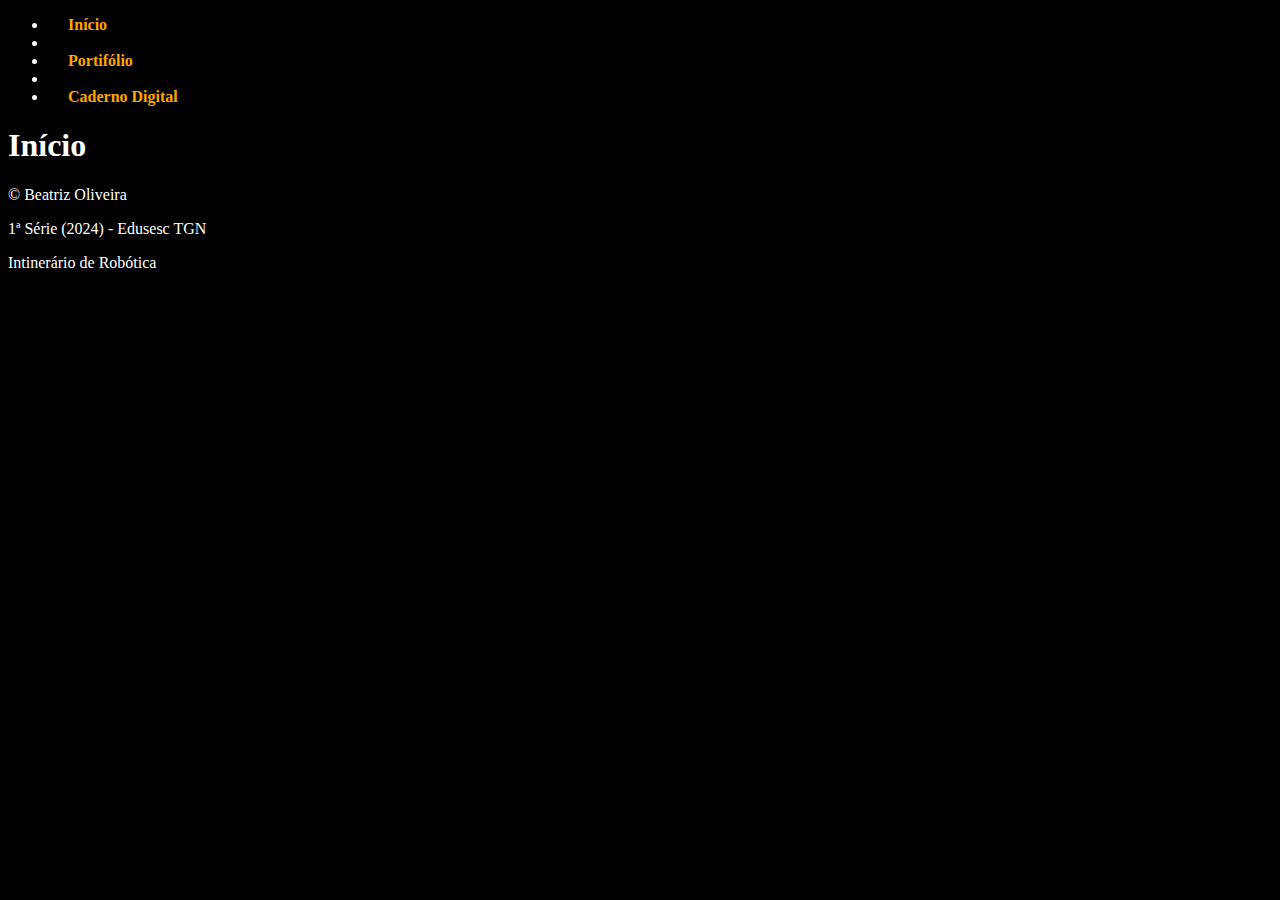
<file: index.html>
<!DOCTYPE html>
<html lang="en">
<head>
    <meta charset="UTF-8">
    <meta name="viewport" content="width=device-width, initial-scale=1.0">
    <title>Início</title>
    <link rel="stylesheet" type="text/css" href="style.css">
</head>

<body>
</body>
<section id="menu">
    <nav>
           <ul>
                <li><a href="index.html">Início</a><li>
                <li><a href="portifolio.html">Portifólio</a></portifolio.html><li>
                <li><a href="caderno_digital.html">Caderno Digital</a>
            </ul>    
        <nav>  
    </section>   
       <h1>Início</h1>
    <footer>
        <p>© Beatriz Oliveira</p>
        <p>1ª Série (2024) - Edusesc TGN</p>
        <p>Intinerário de Robótica</p>
    </footer>
</body>
</file>
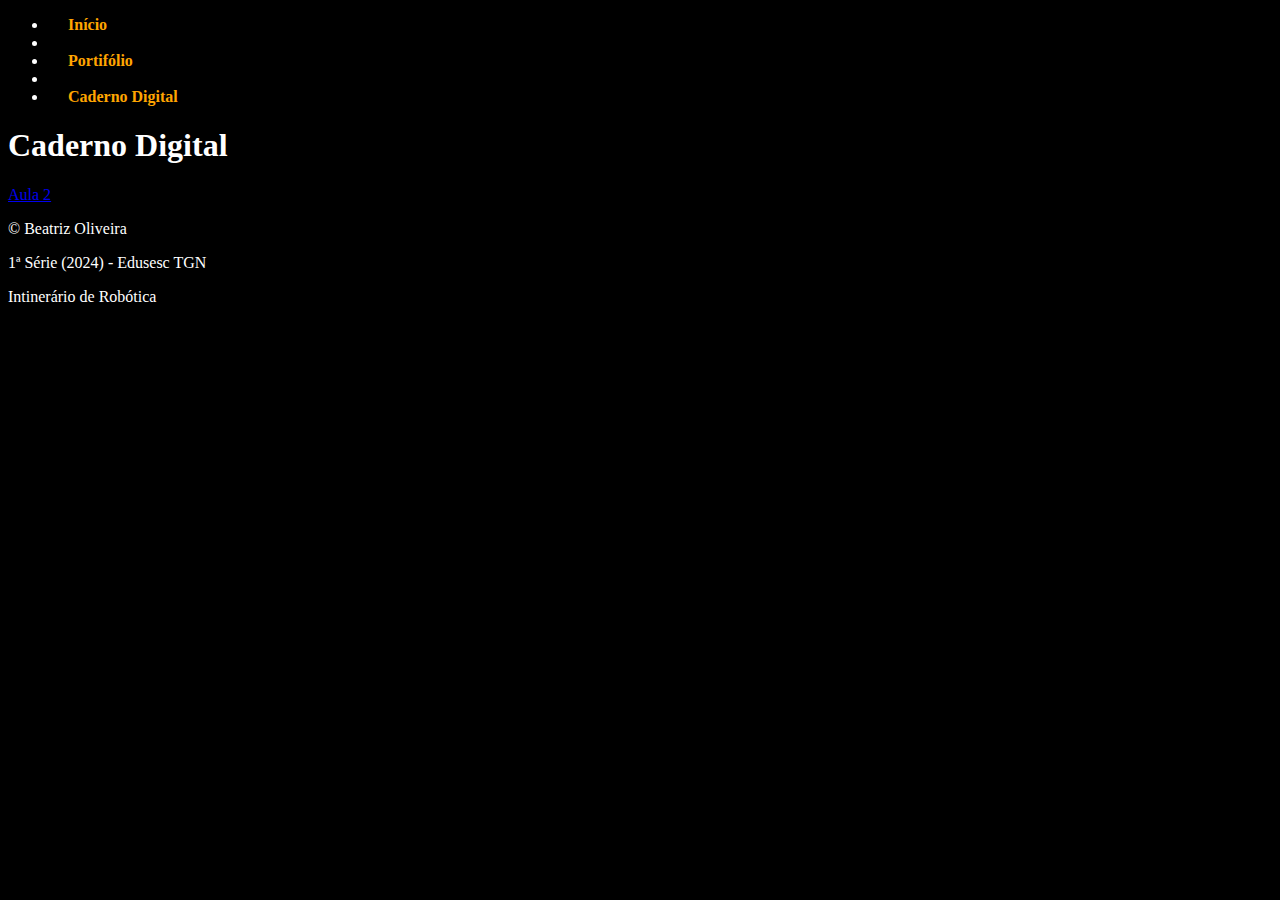
<file: caderno_digital.html>
<!DOCTYPE html>
<html lang="en">
<head>
    <meta charset="UTF-8">
    <meta name="viewport" content="width=device-width, initial-scale=1.0">
    <title>Caderno Digital</title>
    <link rel="stylesheet" type="text/css" href="style.css">
</head>

<body>
</body>
<section id="menu">
    <nav>
           <ul>
                <li><a href="index.html">Início</a><li>
                <li><a href="portifolio.html">Portifólio</a></portifolio.html><li>
                <li><a href="caderno_digital.html">Caderno Digital</a>
            </ul>    
        <nav>  
    </section> 
        <h1>Caderno Digital</h1>    
       <a href="index2.html">Aula 2</a>
        <p>© Beatriz Oliveira</p>
        <p>1ª Série (2024) - Edusesc TGN</p>
        <p>Intinerário de Robótica</p>
    </footer>
</body>
</file>
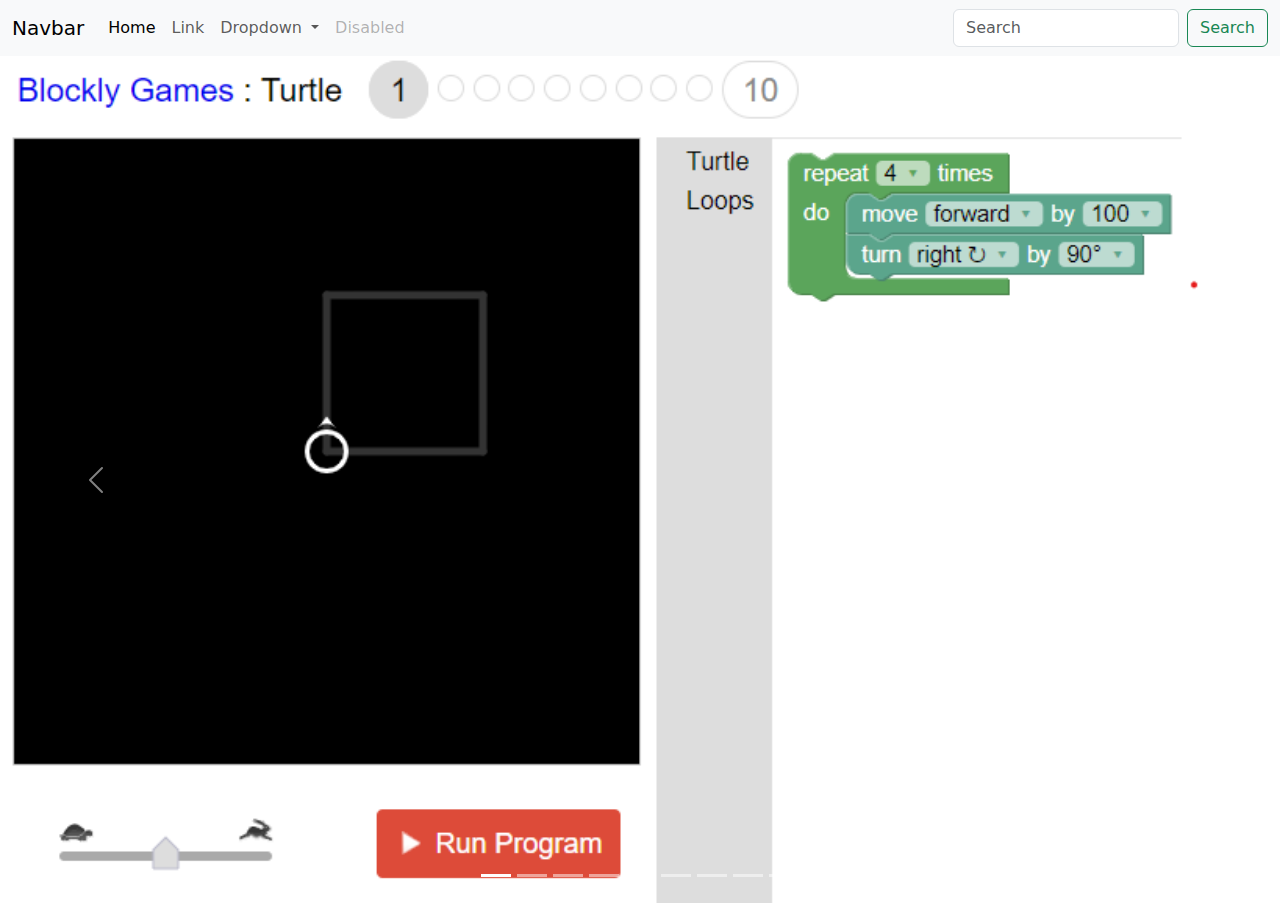
<file: index2.html>
<!DOCTYPE html>
<html lang="en">
<head>
    <meta charset="UTF-8">
    <meta name="viewport" content="width=device-width, initial-scale=1.0">
    <title>Desafio da Tartaruga</title>
    <link href="https://cdn.jsdelivr.net/npm/bootstrap@5.3.3/dist/css/bootstrap.min.css" rel="stylesheet" 
        integrity="sha384-QWTKZyjpPEjISv5WaRU9OFeRpok6YctnYmDr5pNlyT2bRjXh0JMhjY6hW+ALEwIH" crossorigin="anonymous">
</head>


<body>
    <nav class="navbar navbar-expand-lg bg-body-tertiary">
        <div class="container-fluid">
          <a class="navbar-brand" href="#">Navbar</a>
          <button class="navbar-toggler" type="button" data-bs-toggle="collapse" data-bs-target="#navbarSupportedContent" aria-controls="navbarSupportedContent" aria-expanded="false" aria-label="Toggle navigation">
            <span class="navbar-toggler-icon"></span>
          </button>
          <div class="collapse navbar-collapse" id="navbarSupportedContent">
            <ul class="navbar-nav me-auto mb-2 mb-lg-0">
              <li class="nav-item">
                <a class="nav-link active" aria-current="page" href="#">Home</a>
              </li>
              <li class="nav-item">
                <a class="nav-link" href="#">Link</a>
              </li>
              <li class="nav-item dropdown">
                <a class="nav-link dropdown-toggle" href="#" role="button" data-bs-toggle="dropdown" aria-expanded="false">
                  Dropdown
                </a>
                <ul class="dropdown-menu">
                  <li><a class="dropdown-item" href="#">Action</a></li>
                  <li><a class="dropdown-item" href="#">Another action</a></li>
                  <li><hr class="dropdown-divider"></li>
                  <li><a class="dropdown-item" href="#">Something else here</a></li>
                </ul>
              </li>
              <li class="nav-item">
                <a class="nav-link disabled" aria-disabled="true">Disabled</a>
              </li>
            </ul>
            <form class="d-flex" role="search">
              <input class="form-control me-2" type="search" placeholder="Search" aria-label="Search">
              <button class="btn btn-outline-success" type="submit">Search</button>
            </form>
          </div>
        </div>
      </nav>
      <div id="carouselExampleIndicators" class="carousel slide" data-bs-ride="carousel">
        <div class="carousel-indicators">
          <button type="button" data-bs-target="#carouselExampleIndicators" data-bs-slide-to="0" class="active" aria-current="true" aria-label="Slide 1"></button>
          <button type="button" data-bs-target="#carouselExampleIndicators" data-bs-slide-to="1" aria-label="Slide 2"></button>
          <button type="button" data-bs-target="#carouselExampleIndicators" data-bs-slide-to="2" aria-label="Slide 3"></button>
          <button type="button" data-bs-target="#carouselExampleIndicators" data-bs-slide-to="3" aria-label="Slide 4"></button>
          <button type="button" data-bs-target="#carouselExampleIndicators" data-bs-slide-to="4" aria-label="Slide 5"></button>
          <button type="button" data-bs-target="#carouselExampleIndicators" data-bs-slide-to="5" aria-label="Slide 6"></button>
          <button type="button" data-bs-target="#carouselExampleIndicators" data-bs-slide-to="6" aria-label="Slide 7"></button>
          <button type="button" data-bs-target="#carouselExampleIndicators" data-bs-slide-to="7" aria-label="Slide 8"></button>
          <button type="button" data-bs-target="#carouselExampleIndicators" data-bs-slide-to="8" aria-label="Slide 9"></button>
        </div>
        <div class="carousel-inner">
          <div class="carousel-item active">
            <img src="Tartaruga 1.png" class="d-block w-100" alt="...">
          </div>
          <div class="carousel-item">
            <img src="Tartaruga 2.png" class="d-block w-100" alt="...">
          </div>
          <div class="carousel-item">
            <img src="Tartaruga 3.png" class="d-block w-100" alt="...">
          </div>
          <div class="carousel-item">
            <img src="Tartaruga 4.png" class="d-block w-100" alt="...">
          </div>
          <div class="carousel-item">
            <img src="Tartaruga 5.png" class="d-block w-100" alt="...">
          </div>
          <div class="carousel-item">
            <img src="Tartaruga 6.png" class="d-block w-100" alt="...">
          </div>
          <div class="carousel-item">
            <img src="Tartaruga 7.png" class="d-block w-100" alt="...">
          </div>
          <div class="carousel-item">
            <img src="Tartaruga 8.png" class="d-block w-100" alt="...">
          </div>
          <div class="carousel-item">
            <img src="Tartaruga 9.png" class="d-block w-100" alt="...">
          </div>
        </div>
        <button class="carousel-control-prev" type="button" data-bs-target="#carouselExampleIndicators" data-bs-slide="prev">
          <span class="carousel-control-prev-icon" aria-hidden="true"></span>
          <span class="visually-hidden">Previous</span>
        </button>
        <button class="carousel-control-next" type="button" data-bs-target="#carouselExampleIndicators" data-bs-slide="next">
          <span class="carousel-control-next-icon" aria-hidden="true"></span>
          <span class="visually-hidden">Next</span>
        </button>
      </div>

    <!-- Bootstrap Bundle with Popper -->
    <script src="https://cdn.jsdelivr.net/npm/bootstrap@5.3.3/dist/js/bootstrap.bundle.min.js" integrity="sha384-YvpcrYf0tY3lHB60NNkmXc5s9fDVZLESaAA55NDzOxhy9GkcIdslK1eN7N6jIeHz" crossorigin="anonymous"></script>
</body>
</html>
</file>
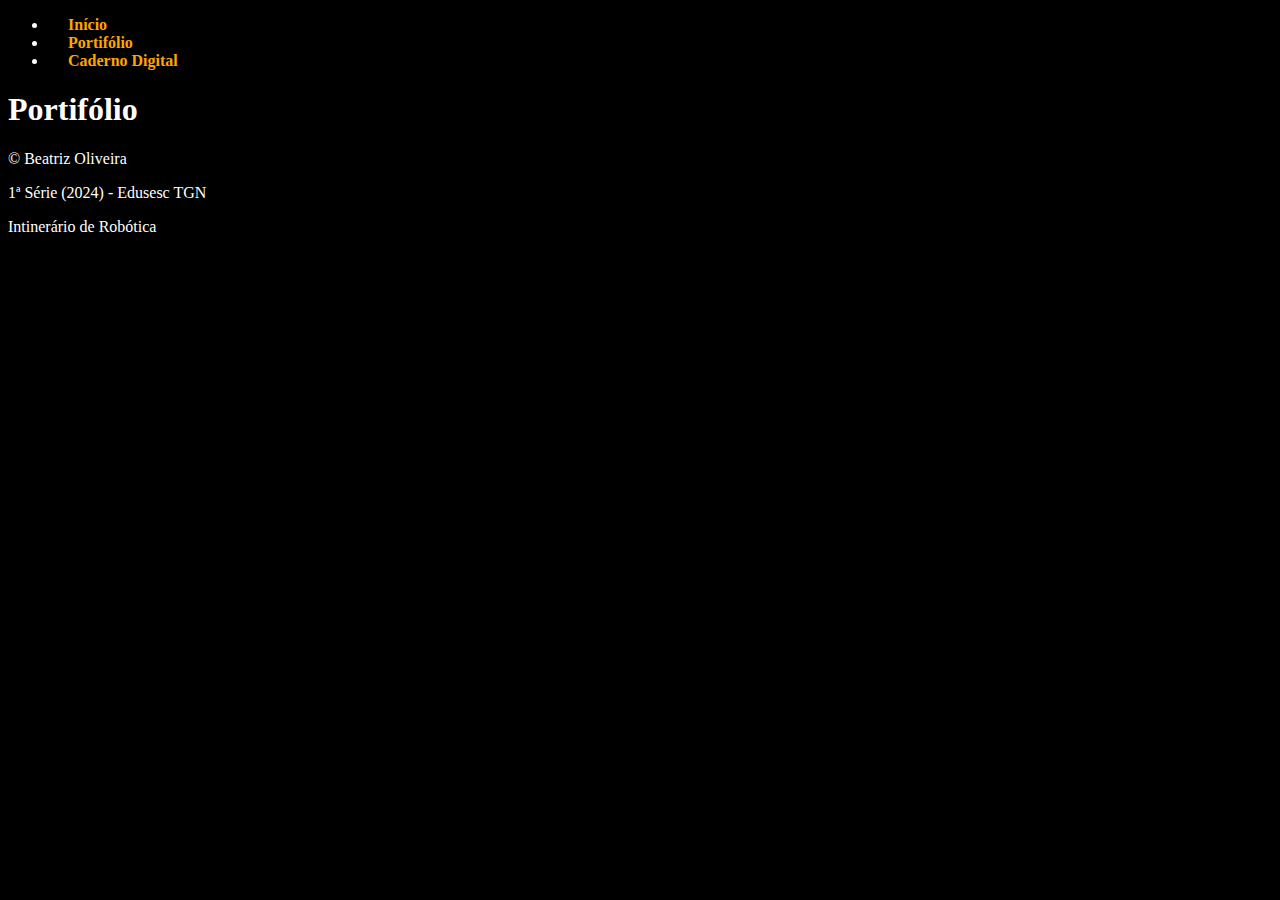
<file: portifolio.html>
<!DOCTYPE html>
<html lang="en">
<head>
    <meta charset="UTF-8">
    <meta name="viewport" content="width=device-width, initial-scale=1.0">
    <title>Portifólio</title>
    <link rel="stylesheet" type="text/css" href="style.css">
</head>

</body>
<section id="menu">
        <nav>
              <ul>
                  <li><a href="index.html">Início</a></li>
                  <li><a href="portifolio.html">Portifólio</a></portifolio.html></li>
                  <li><a href="caderno_digital.html">Caderno Digital</a></li>
             </ul>    
        </nav>
    </section>   
        <h1>Portifólio</h1>
    <footer>
        <p>© Beatriz Oliveira</p>
        <p>1ª Série (2024) - Edusesc TGN</p>
        <p>Intinerário de Robótica</p>
    </footer>
</body>
</file>
<file: style.css>
html{
    background-color: black;
    color: white;
}
nav li a {
    padding: 20px;
    color: orange;
    text-decoration: none;
    font-weight: bold;
    h1{text-align: center;
}
    
nav li {
    float:  left;
}

nav ul {
    float: right;
    list-style: none;

}

section nav  {
    font-size: 18px;
    letter-spacing: 4px;
    height: 50px;
    background-color: blue;
}
</file>
